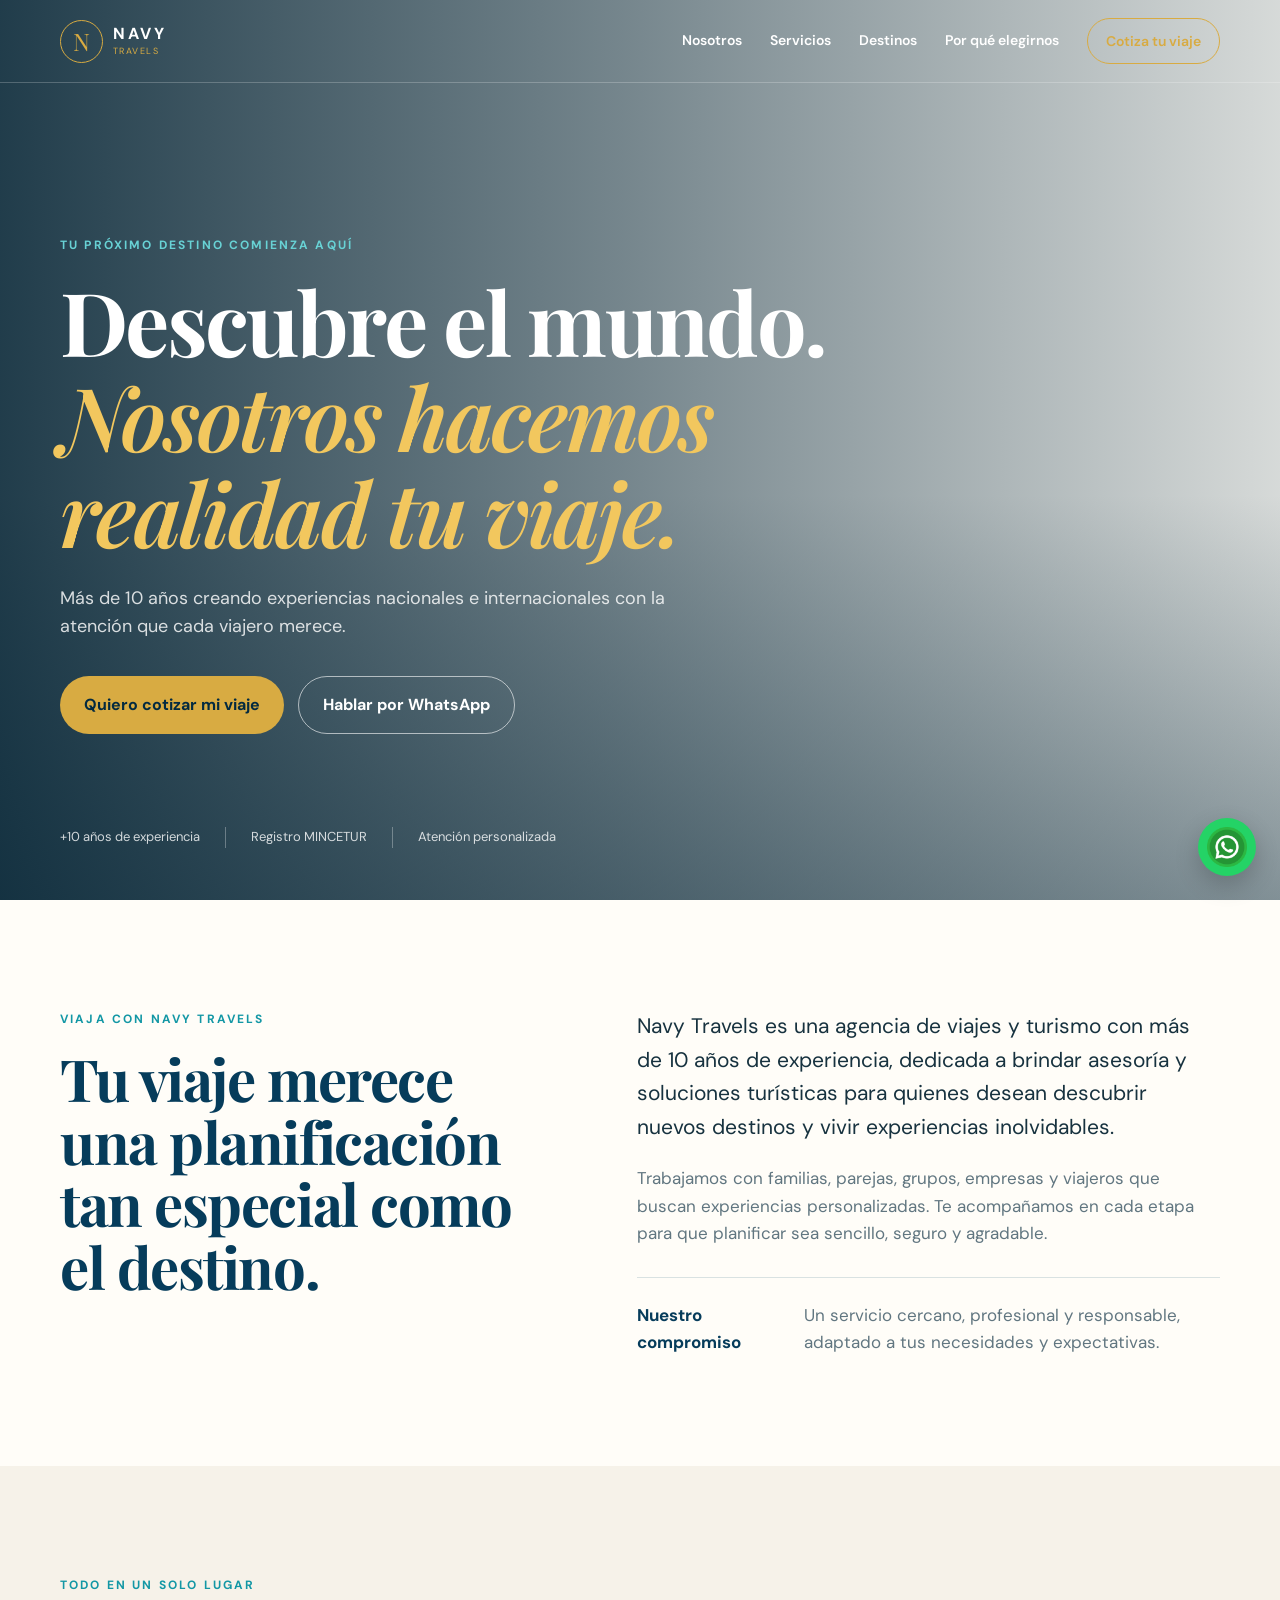
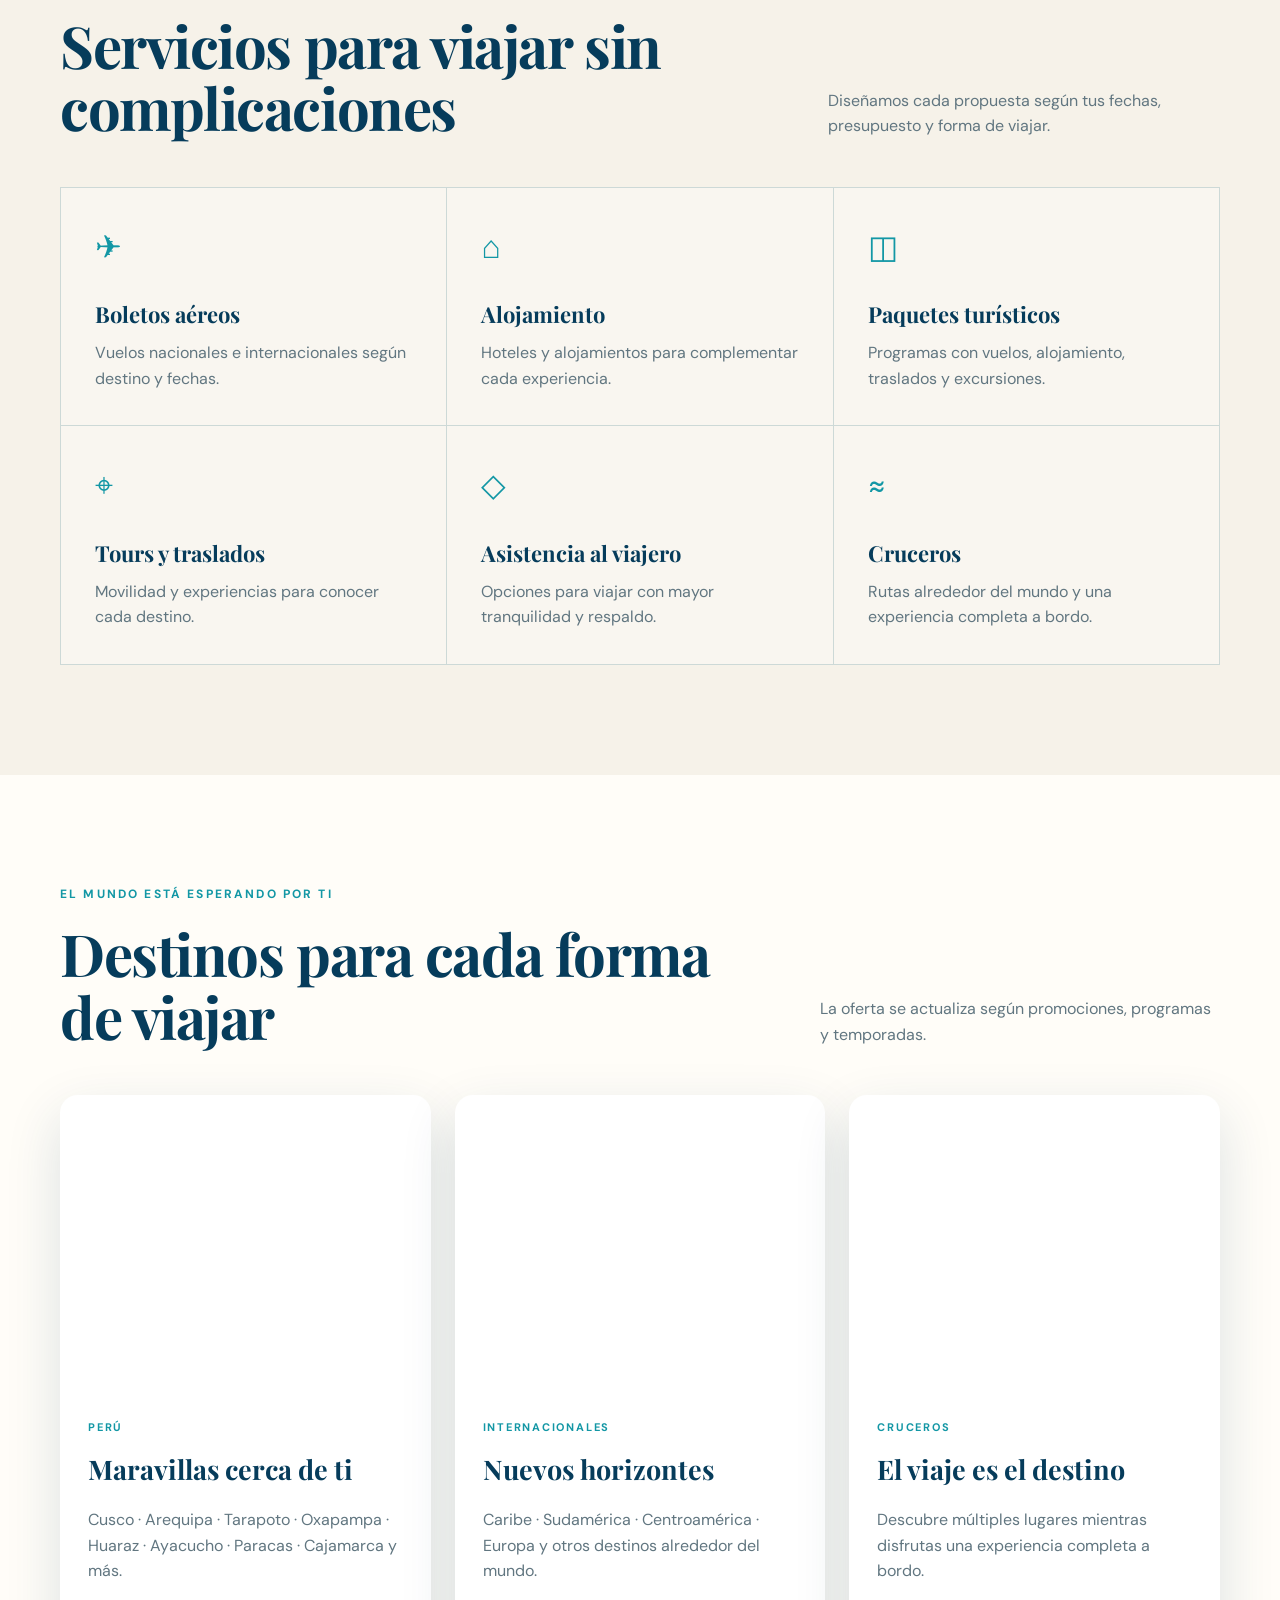
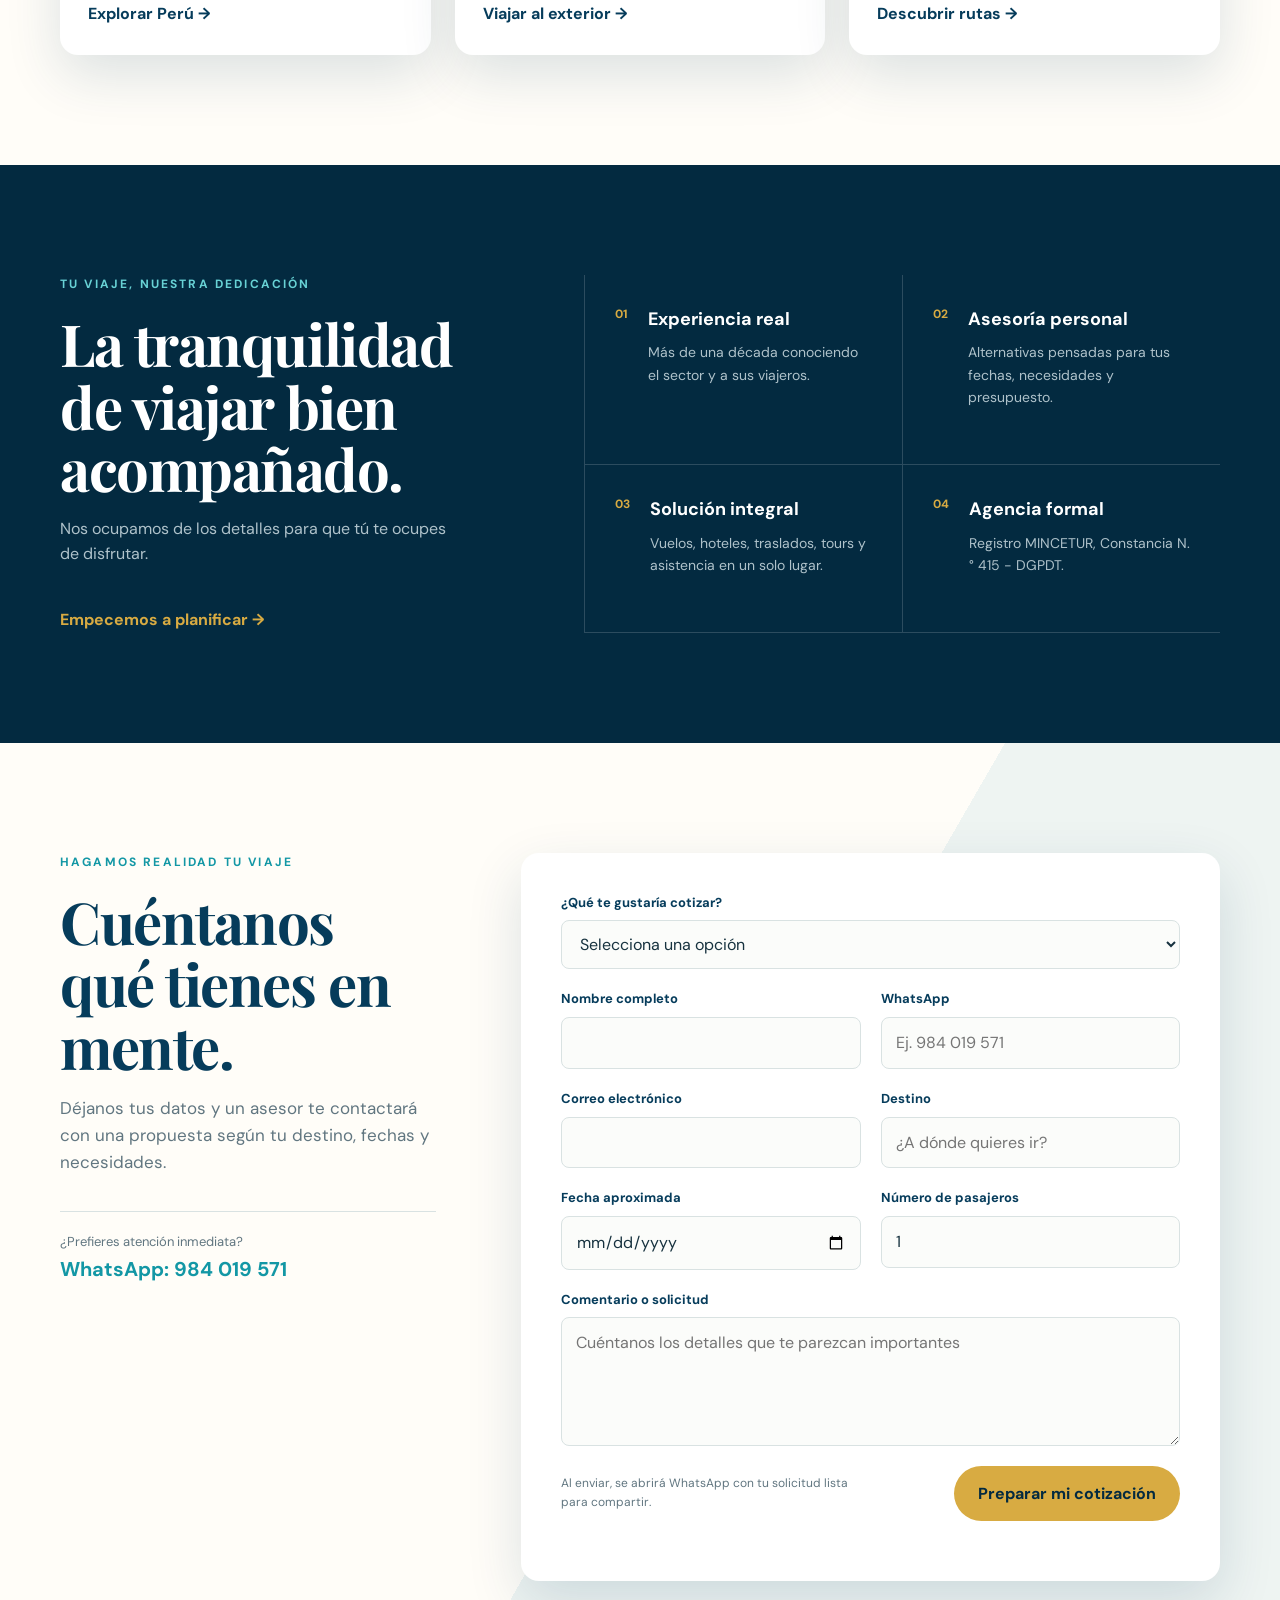
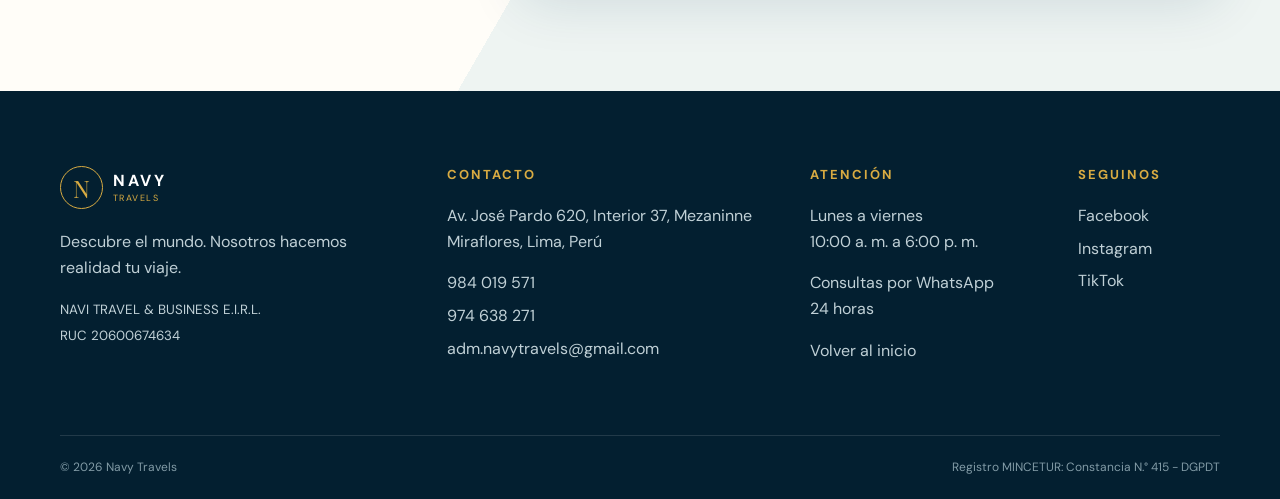
<file: index.html>
<!DOCTYPE html>
<html lang="es">
<head>
  <meta charset="utf-8">
  <meta name="viewport" content="width=device-width, initial-scale=1">
  <meta name="description" content="Navy Travels: viajes nacionales e internacionales, paquetes turísticos y cruceros con asesoría personalizada desde Miraflores, Lima.">
  <meta name="theme-color" content="#063c5b">
  <title>Navy Travels | Descubre el mundo</title>
  <link rel="preconnect" href="https://images.unsplash.com">
  <link rel="stylesheet" href="styles.css">
  <script src="script.js" defer></script>
</head>
<body>
  <a class="skip-link" href="#main">Ir al contenido principal</a>
  <header class="site-header" id="inicio">
    <div class="nav-shell">
      <a class="brand" href="#inicio" aria-label="Navy Travels, inicio">
        <span class="brand-mark" aria-hidden="true">N</span>
        <span><strong>NAVY</strong><small>TRAVELS</small></span>
      </a>
       <button class="menu-toggle" type="button" aria-label="Abrir menu de navegacion" aria-expanded="false" aria-controls="main-nav">
        <span class="sr-only">Abrir menú</span><span></span><span></span><span></span>
      </button>
      <nav id="main-nav" class="main-nav" aria-label="Navegación principal">
        <a href="#nosotros">Nosotros</a><a href="#servicios">Servicios</a><a href="#destinos">Destinos</a><a href="#confianza">Por qué elegirnos</a>
        <a class="nav-cta" href="#cotiza">Cotiza tu viaje</a>
      </nav>
    </div>
  </header>

  <main id="main">
    <section class="hero" aria-labelledby="hero-title">
      <div class="hero-image" role="img" aria-label="Costa tropical vista desde el mar"></div>
      <div class="hero-overlay"></div>
      <div class="container hero-content">
        <p class="eyebrow light">Tu próximo destino comienza aquí</p>
        <h1 id="hero-title">Descubre el mundo.<br><em>Nosotros hacemos realidad tu viaje.</em></h1>
        <p>Más de 10 años creando experiencias nacionales e internacionales con la atención que cada viajero merece.</p>
        <div class="hero-actions">
          <a class="button button-primary" href="#cotiza">Quiero cotizar mi viaje</a>
          <a class="button button-ghost" href="https://wa.me/51984019571?text=Hola%20Navy%20Travels%2C%20quiero%20informaci%C3%B3n%20para%20mi%20pr%C3%B3ximo%20viaje." target="_blank" rel="noopener noreferrer">Hablar por WhatsApp</a>
        </div>
        <ul class="hero-proof" aria-label="Razones destacadas"><li>+10 años de experiencia</li><li>Registro MINCETUR</li><li>Atención personalizada</li></ul>
      </div>
    </section>

    <section class="section about" id="nosotros">
      <div class="container split-layout">
        <div>
          <p class="eyebrow">Viaja con Navy Travels</p>
          <h2>Tu viaje merece una planificación tan especial como el destino.</h2>
        </div>
        <div class="body-copy">
          <p>Navy Travels es una agencia de viajes y turismo con más de 10 años de experiencia, dedicada a brindar asesoría y soluciones turísticas para quienes desean descubrir nuevos destinos y vivir experiencias inolvidables.</p>
          <p>Trabajamos con familias, parejas, grupos, empresas y viajeros que buscan experiencias personalizadas. Te acompañamos en cada etapa para que planificar sea sencillo, seguro y agradable.</p>
          <div class="commitment"><strong>Nuestro compromiso</strong><span>Un servicio cercano, profesional y responsable, adaptado a tus necesidades y expectativas.</span></div>
        </div>
      </div>
    </section>

    <section class="section services" id="servicios">
      <div class="container">
        <div class="section-heading"><div><p class="eyebrow">Todo en un solo lugar</p><h2>Servicios para viajar sin complicaciones</h2></div><p>Diseñamos cada propuesta según tus fechas, presupuesto y forma de viajar.</p></div>
        <div class="service-grid">
          <article><span class="icon" aria-hidden="true">✈</span><h3>Boletos aéreos</h3><p>Vuelos nacionales e internacionales según destino y fechas.</p></article>
          <article><span class="icon" aria-hidden="true">⌂</span><h3>Alojamiento</h3><p>Hoteles y alojamientos para complementar cada experiencia.</p></article>
          <article><span class="icon" aria-hidden="true">◫</span><h3>Paquetes turísticos</h3><p>Programas con vuelos, alojamiento, traslados y excursiones.</p></article>
          <article><span class="icon" aria-hidden="true">⌖</span><h3>Tours y traslados</h3><p>Movilidad y experiencias para conocer cada destino.</p></article>
          <article><span class="icon" aria-hidden="true">◇</span><h3>Asistencia al viajero</h3><p>Opciones para viajar con mayor tranquilidad y respaldo.</p></article>
          <article><span class="icon" aria-hidden="true">≈</span><h3>Cruceros</h3><p>Rutas alrededor del mundo y una experiencia completa a bordo.</p></article>
        </div>
      </div>
    </section>

    <section class="section destinations" id="destinos">
      <div class="container">
        <div class="section-heading"><div><p class="eyebrow">El mundo está esperando por ti</p><h2>Destinos para cada forma de viajar</h2></div><p>La oferta se actualiza según promociones, programas y temporadas.</p></div>
        <div class="destination-grid">
          <article class="destination-card peru"><div class="card-photo" role="img" aria-label="Machu Picchu en Cusco"></div><div class="card-body"><span>Perú</span><h3>Maravillas cerca de ti</h3><p>Cusco · Arequipa · Tarapoto · Oxapampa · Huaraz · Ayacucho · Paracas · Cajamarca y más.</p><a href="#cotiza">Explorar Perú <span aria-hidden="true">→</span></a></div></article>
          <article class="destination-card world"><div class="card-photo" role="img" aria-label="Ciudad europea junto al mar"></div><div class="card-body"><span>Internacionales</span><h3>Nuevos horizontes</h3><p>Caribe · Sudamérica · Centroamérica · Europa y otros destinos alrededor del mundo.</p><a href="#cotiza">Viajar al exterior <span aria-hidden="true">→</span></a></div></article>
          <article class="destination-card cruise"><div class="card-photo" role="img" aria-label="Crucero navegando por aguas azules"></div><div class="card-body"><span>Cruceros</span><h3>El viaje es el destino</h3><p>Descubre múltiples lugares mientras disfrutas una experiencia completa a bordo.</p><a href="#cotiza">Descubrir rutas <span aria-hidden="true">→</span></a></div></article>
        </div>
      </div>
    </section>

    <section class="section trust" id="confianza">
      <div class="container trust-layout">
        <div class="trust-intro"><p class="eyebrow light">Tu viaje, nuestra dedicación</p><h2>La tranquilidad de viajar bien acompañado.</h2><p>Nos ocupamos de los detalles para que tú te ocupes de disfrutar.</p><a class="text-link light" href="#cotiza">Empecemos a planificar <span aria-hidden="true">→</span></a></div>
        <div class="trust-grid">
          <article><strong>01</strong><div><h3>Experiencia real</h3><p>Más de una década conociendo el sector y a sus viajeros.</p></div></article>
          <article><strong>02</strong><div><h3>Asesoría personal</h3><p>Alternativas pensadas para tus fechas, necesidades y presupuesto.</p></div></article>
          <article><strong>03</strong><div><h3>Solución integral</h3><p>Vuelos, hoteles, traslados, tours y asistencia en un solo lugar.</p></div></article>
          <article><strong>04</strong><div><h3>Agencia formal</h3><p>Registro MINCETUR, Constancia N.° 415 - DGPDT.</p></div></article>
        </div>
      </div>
    </section>

    <section class="section quote" id="cotiza">
      <div class="container quote-layout">
        <div class="quote-copy"><p class="eyebrow">Hagamos realidad tu viaje</p><h2>Cuéntanos qué tienes en mente.</h2><p>Déjanos tus datos y un asesor te contactará con una propuesta según tu destino, fechas y necesidades.</p><div class="direct-contact"><span>¿Prefieres atención inmediata?</span><a href="https://wa.me/51984019571?text=Hola%20Navy%20Travels%2C%20quiero%20cotizar%20un%20viaje." target="_blank" rel="noopener noreferrer">WhatsApp: 984 019 571</a></div></div>
        <form class="quote-form" id="quote-form" novalidate>
          <div class="field full"><label for="service">¿Qué te gustaría cotizar?</label><select id="service" name="service" required><option value="">Selecciona una opción</option><option>Vuelos</option><option>Paquete turístico</option><option>Hotel</option><option>Crucero</option><option>Tour o excursión</option><option>Viaje personalizado</option><option>Otro</option></select></div>
          <div class="field"><label for="name">Nombre completo</label><input id="name" name="name" type="text" autocomplete="name" required></div>
          <div class="field"><label for="phone">WhatsApp</label><input id="phone" name="phone" type="tel" autocomplete="tel" inputmode="tel" placeholder="Ej. 984 019 571" required></div>
          <div class="field"><label for="email">Correo electrónico</label><input id="email" name="email" type="email" autocomplete="email" required></div>
          <div class="field"><label for="destination">Destino</label><input id="destination" name="destination" type="text" placeholder="¿A dónde quieres ir?" required></div>
          <div class="field"><label for="date">Fecha aproximada</label><input id="date" name="date" type="date" required></div>
          <div class="field"><label for="travelers">Número de pasajeros</label><input id="travelers" name="travelers" type="number" min="1" max="99" value="1" required></div>
          <div class="field full"><label for="message">Comentario o solicitud</label><textarea id="message" name="message" rows="4" placeholder="Cuéntanos los detalles que te parezcan importantes"></textarea></div>
          <div class="full form-footer"><p>Al enviar, se abrirá WhatsApp con tu solicitud lista para compartir.</p><button class="button button-primary" type="submit">Preparar mi cotización</button></div>
          <p class="form-status full" id="form-status" role="status" aria-live="polite"></p>
        </form>
      </div>
    </section>
  </main>

<a class="whatsapp-float" href="https://wa.me/51984019571?text=Hola%20Navy%20Travels%2C%20quiero%20informaci%C3%B3n." target="_blank" rel="noopener noreferrer" aria-label="Contactar a Navy Travels por WhatsApp" title="Abrir WhatsApp"><img src="Navy-Travels/img/Wsp.png" alt="" width="40" height="40"></a>
  <footer class="site-footer">
    <div class="container footer-grid">
      <div><a class="brand footer-brand" href="#inicio"><span class="brand-mark" aria-hidden="true">N</span><span><strong>NAVY</strong><small>TRAVELS</small></span></a><p>Descubre el mundo. Nosotros hacemos realidad tu viaje.</p><small>NAVI TRAVEL &amp; BUSINESS E.I.R.L.<br>RUC 20600674634</small></div>
      <div><h2>Contacto</h2><address>Av. José Pardo 620, Interior 37, Mezaninne<br>Miraflores, Lima, Perú</address><a href="tel:+51984019571">984&nbsp;019&nbsp;571</a><a href="tel:+51974638271">974&nbsp;638&nbsp;271</a><a href="mailto:adm.navytravels@gmail.com">adm.navytravels@gmail.com</a></div>
       <div><h2>Atención</h2><p>Lunes a viernes<br>10:00 a. m. a 6:00 p. m.</p><p>Consultas por WhatsApp<br>24 horas</p><a href="#inicio">Volver al inicio</a></div>
      <div><h2>Seguinos</h2><a href="https://www.facebook.com/search/top?q=Navy%20Travels" target="_blank" rel="noopener noreferrer">Facebook</a><a href="https://www.instagram.com/navy_travels/" target="_blank" rel="noopener noreferrer">Instagram</a><a href="https://www.tiktok.com/@navy.travels" target="_blank" rel="noopener noreferrer">TikTok</a></div>
    </div>
    <div class="container footer-bottom"><span>© <span id="year"></span> Navy Travels</span><span>Registro MINCETUR: Constancia N.° 415 - DGPDT</span></div>
  </footer>
</body>
</html>
</file>
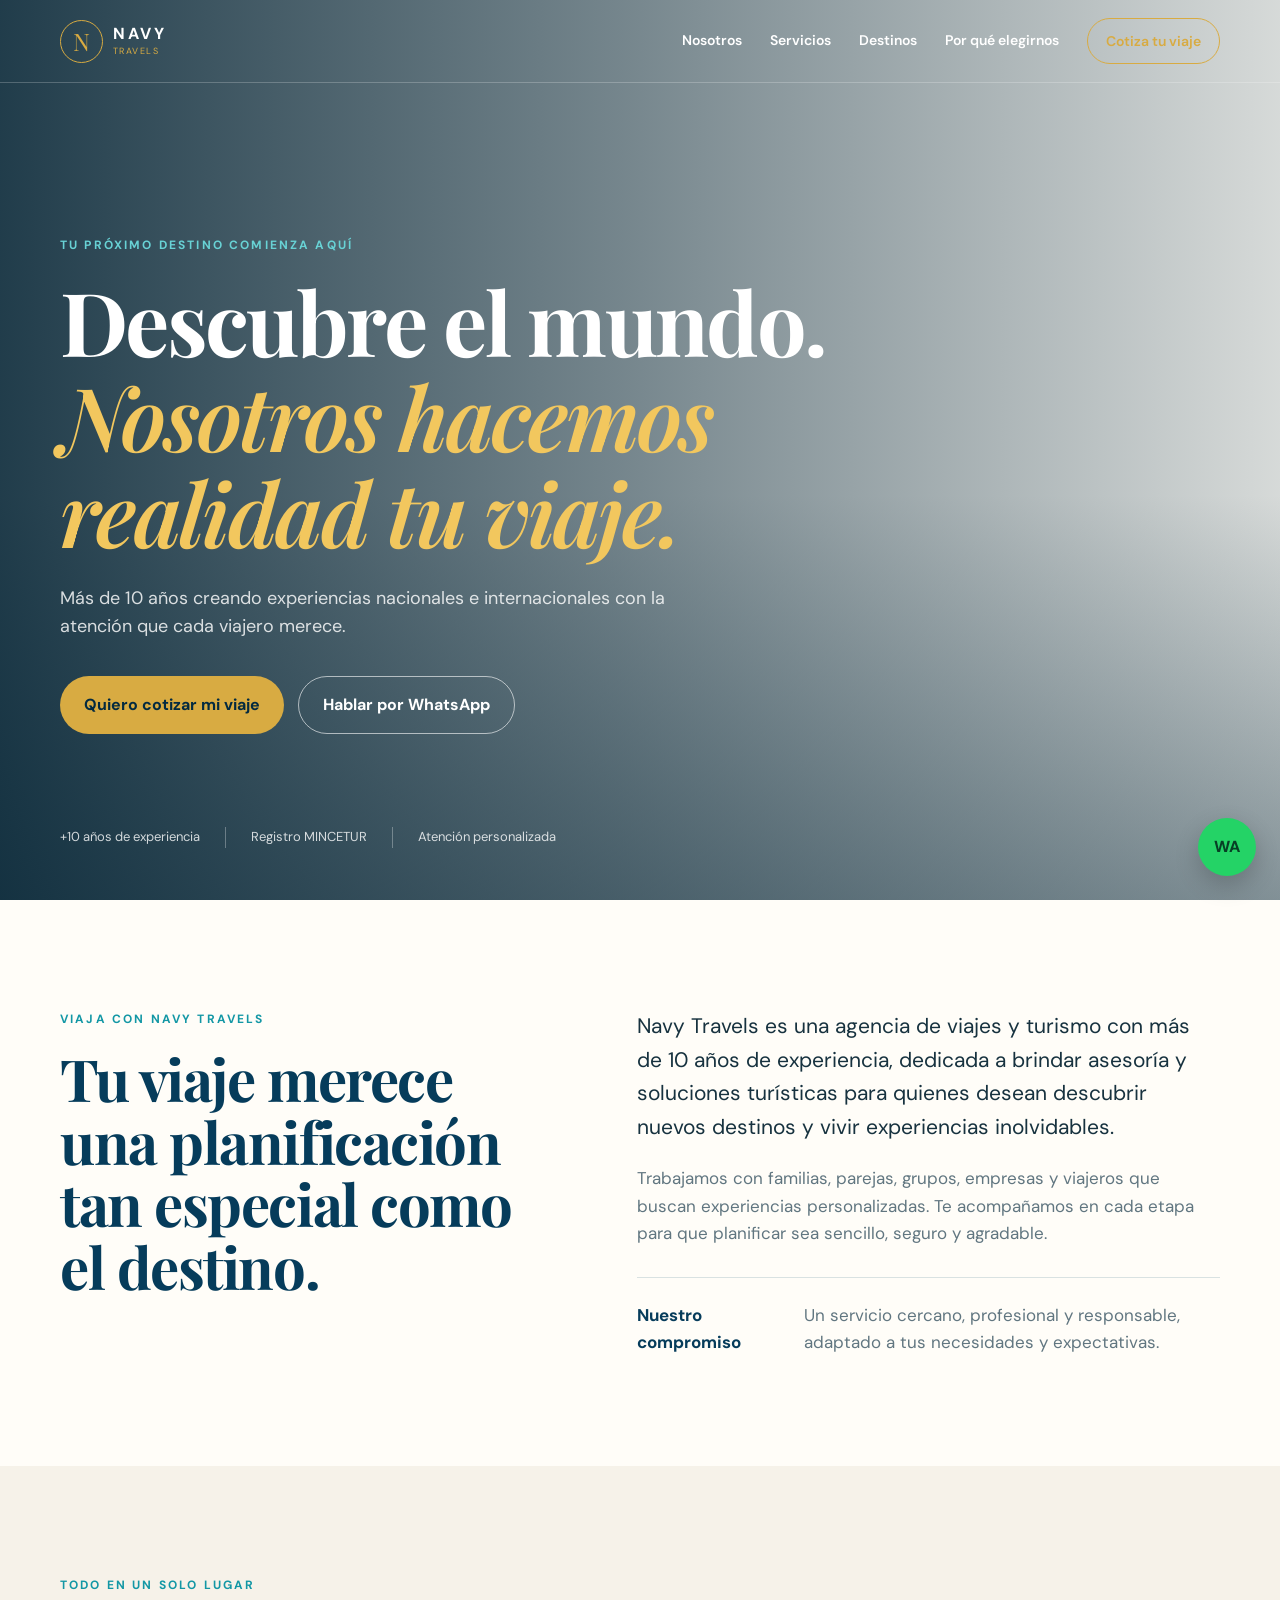
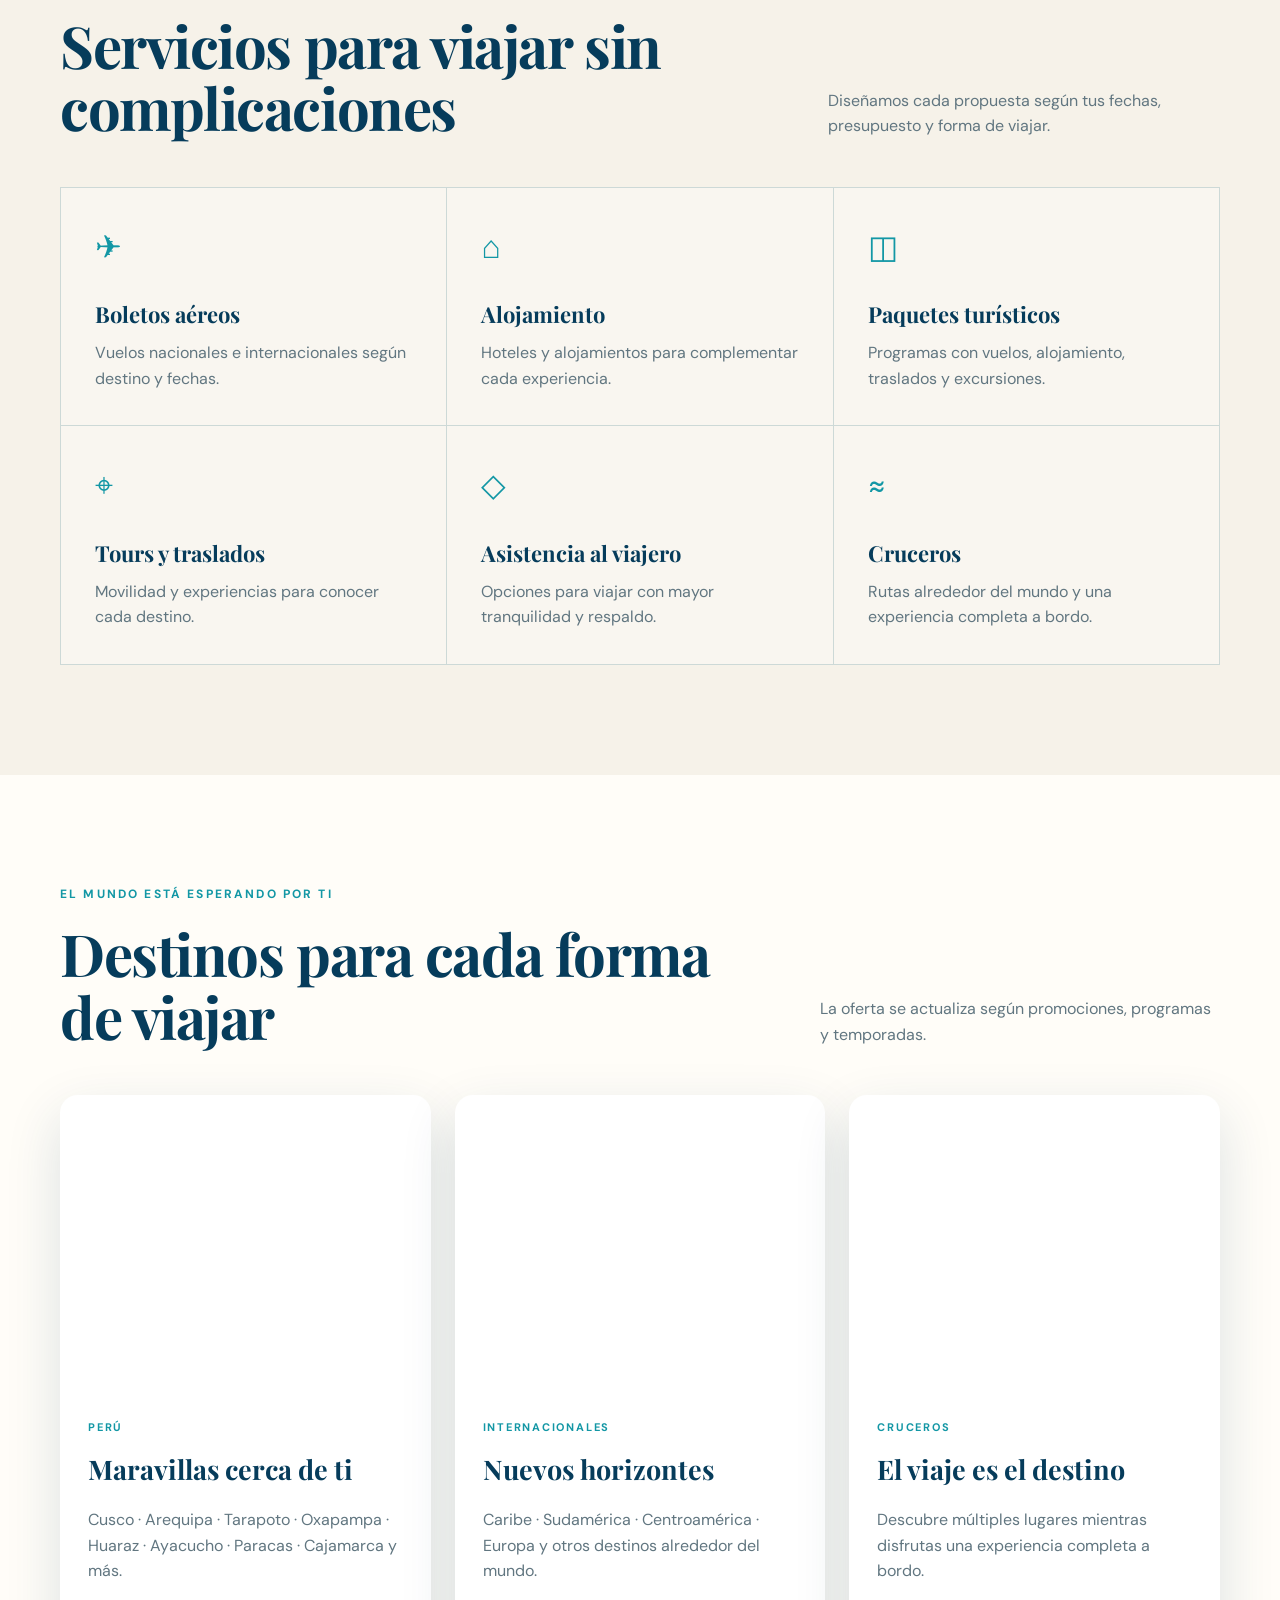
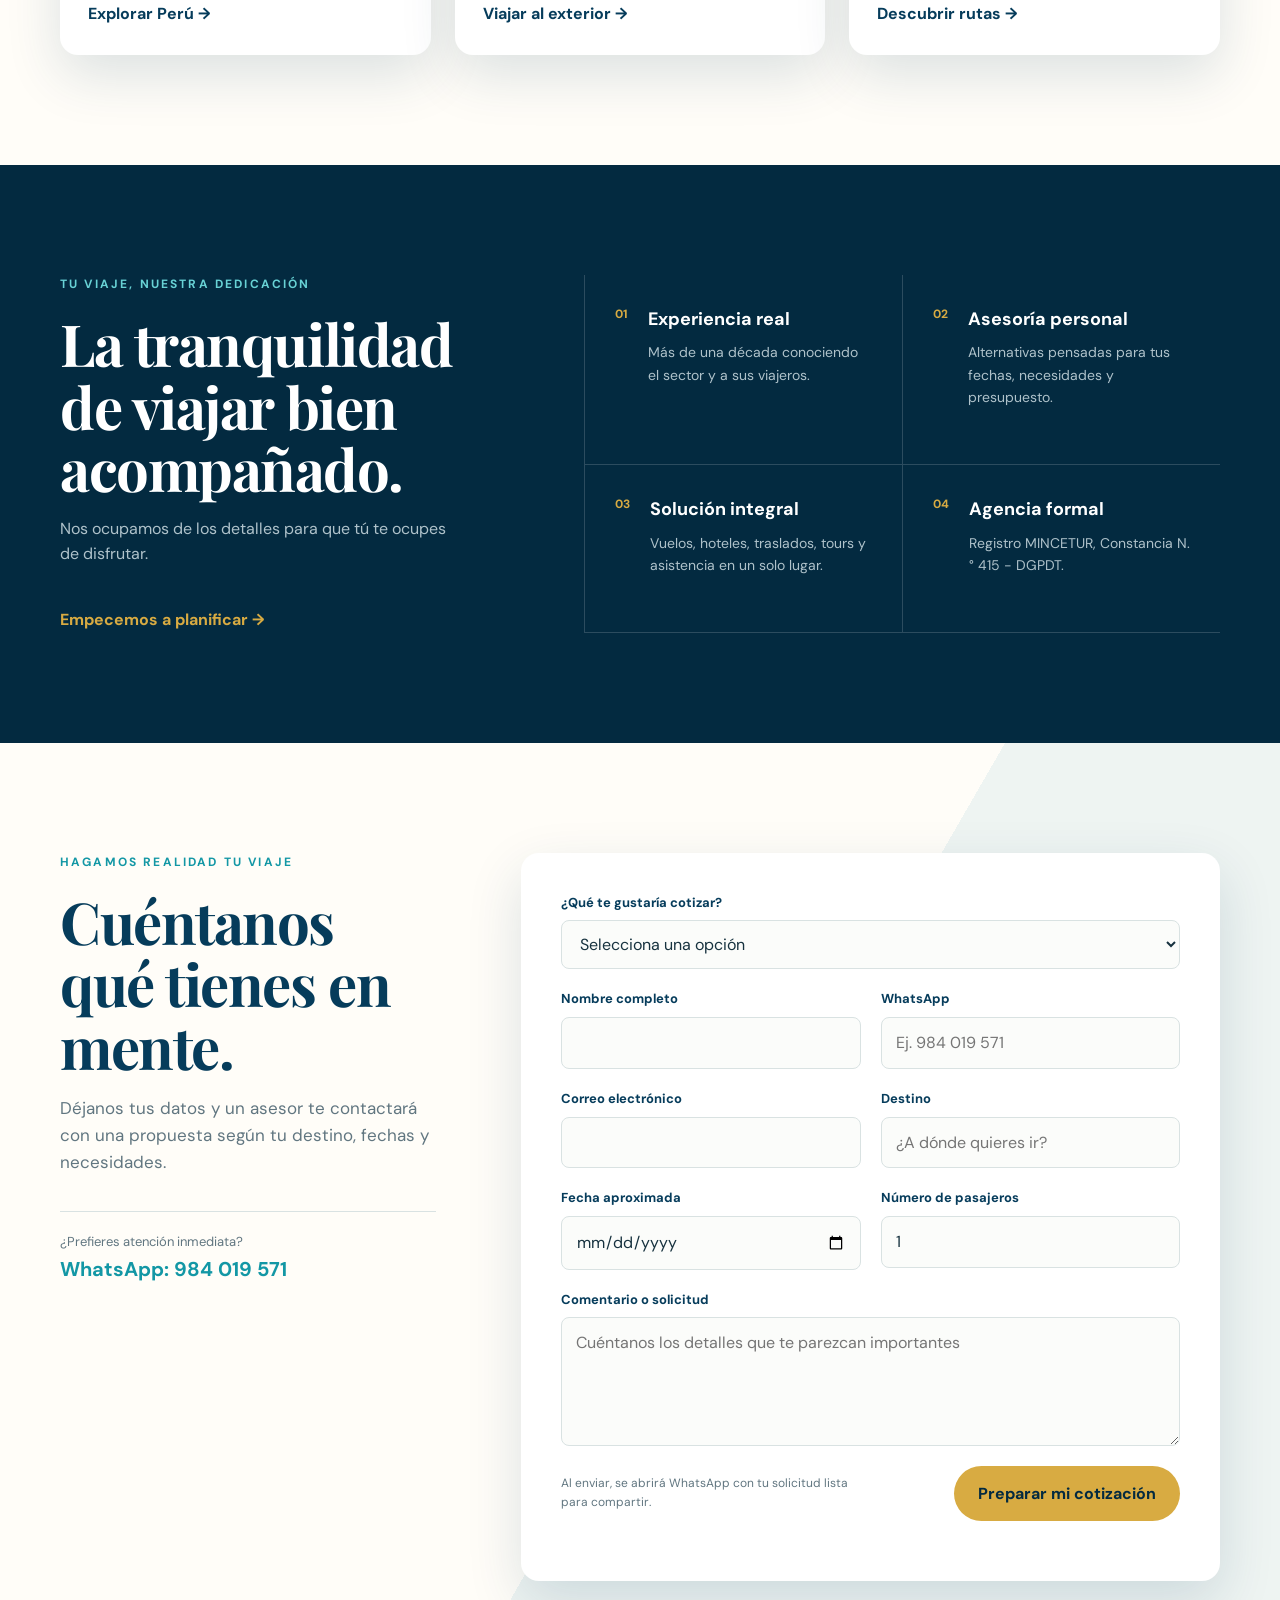
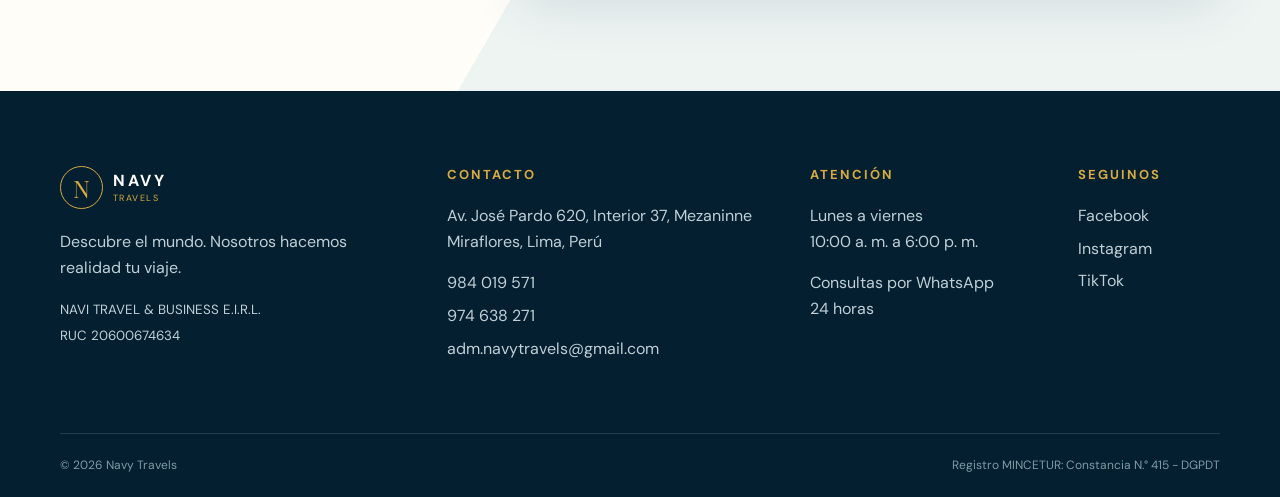
<file: Navy-Travels/index.html>
<!DOCTYPE html>
<html lang="es">
<head>
  <meta charset="utf-8">
  <meta name="viewport" content="width=device-width, initial-scale=1">
  <meta name="description" content="Navy Travels: viajes nacionales e internacionales, paquetes turísticos y cruceros con asesoría personalizada desde Miraflores, Lima.">
  <meta name="theme-color" content="#063c5b">
  <title>Navy Travels | Descubre el mundo</title>
  <link rel="preconnect" href="https://images.unsplash.com">
  <link rel="stylesheet" href="styles.css">
  <script src="script.js" defer></script>
</head>
<body>
  <a class="skip-link" href="#main">Ir al contenido principal</a>
  <header class="site-header" id="inicio">
    <div class="nav-shell">
      <a class="brand" href="#inicio" aria-label="Navy Travels, inicio">
        <span class="brand-mark" aria-hidden="true">N</span>
        <span><strong>NAVY</strong><small>TRAVELS</small></span>
      </a>
      <button class="menu-toggle" type="button" aria-expanded="false" aria-controls="main-nav">
        <span class="sr-only">Abrir menú</span><span></span><span></span><span></span>
      </button>
      <nav id="main-nav" class="main-nav" aria-label="Navegación principal">
        <a href="#nosotros">Nosotros</a><a href="#servicios">Servicios</a><a href="#destinos">Destinos</a><a href="#confianza">Por qué elegirnos</a>
        <a class="nav-cta" href="#cotiza">Cotiza tu viaje</a>
      </nav>
    </div>
  </header>

  <main id="main">
    <section class="hero" aria-labelledby="hero-title">
      <div class="hero-image" role="img" aria-label="Costa tropical vista desde el mar"></div>
      <div class="hero-overlay"></div>
      <div class="container hero-content">
        <p class="eyebrow light">Tu próximo destino comienza aquí</p>
        <h1 id="hero-title">Descubre el mundo.<br><em>Nosotros hacemos realidad tu viaje.</em></h1>
        <p>Más de 10 años creando experiencias nacionales e internacionales con la atención que cada viajero merece.</p>
        <div class="hero-actions">
          <a class="button button-primary" href="#cotiza">Quiero cotizar mi viaje</a>
          <a class="button button-ghost" href="https://wa.me/51984019571?text=Hola%20Navy%20Travels%2C%20quiero%20informaci%C3%B3n%20para%20mi%20pr%C3%B3ximo%20viaje." target="_blank" rel="noopener noreferrer">Hablar por WhatsApp</a>
        </div>
        <ul class="hero-proof" aria-label="Razones destacadas"><li>+10 años de experiencia</li><li>Registro MINCETUR</li><li>Atención personalizada</li></ul>
      </div>
    </section>

    <section class="section about" id="nosotros">
      <div class="container split-layout">
        <div>
          <p class="eyebrow">Viaja con Navy Travels</p>
          <h2>Tu viaje merece una planificación tan especial como el destino.</h2>
        </div>
        <div class="body-copy">
          <p>Navy Travels es una agencia de viajes y turismo con más de 10 años de experiencia, dedicada a brindar asesoría y soluciones turísticas para quienes desean descubrir nuevos destinos y vivir experiencias inolvidables.</p>
          <p>Trabajamos con familias, parejas, grupos, empresas y viajeros que buscan experiencias personalizadas. Te acompañamos en cada etapa para que planificar sea sencillo, seguro y agradable.</p>
          <div class="commitment"><strong>Nuestro compromiso</strong><span>Un servicio cercano, profesional y responsable, adaptado a tus necesidades y expectativas.</span></div>
        </div>
      </div>
    </section>

    <section class="section services" id="servicios">
      <div class="container">
        <div class="section-heading"><div><p class="eyebrow">Todo en un solo lugar</p><h2>Servicios para viajar sin complicaciones</h2></div><p>Diseñamos cada propuesta según tus fechas, presupuesto y forma de viajar.</p></div>
        <div class="service-grid">
          <article><span class="icon" aria-hidden="true">✈</span><h3>Boletos aéreos</h3><p>Vuelos nacionales e internacionales según destino y fechas.</p></article>
          <article><span class="icon" aria-hidden="true">⌂</span><h3>Alojamiento</h3><p>Hoteles y alojamientos para complementar cada experiencia.</p></article>
          <article><span class="icon" aria-hidden="true">◫</span><h3>Paquetes turísticos</h3><p>Programas con vuelos, alojamiento, traslados y excursiones.</p></article>
          <article><span class="icon" aria-hidden="true">⌖</span><h3>Tours y traslados</h3><p>Movilidad y experiencias para conocer cada destino.</p></article>
          <article><span class="icon" aria-hidden="true">◇</span><h3>Asistencia al viajero</h3><p>Opciones para viajar con mayor tranquilidad y respaldo.</p></article>
          <article><span class="icon" aria-hidden="true">≈</span><h3>Cruceros</h3><p>Rutas alrededor del mundo y una experiencia completa a bordo.</p></article>
        </div>
      </div>
    </section>

    <section class="section destinations" id="destinos">
      <div class="container">
        <div class="section-heading"><div><p class="eyebrow">El mundo está esperando por ti</p><h2>Destinos para cada forma de viajar</h2></div><p>La oferta se actualiza según promociones, programas y temporadas.</p></div>
        <div class="destination-grid">
          <article class="destination-card peru"><div class="card-photo" role="img" aria-label="Machu Picchu en Cusco"></div><div class="card-body"><span>Perú</span><h3>Maravillas cerca de ti</h3><p>Cusco · Arequipa · Tarapoto · Oxapampa · Huaraz · Ayacucho · Paracas · Cajamarca y más.</p><a href="#cotiza">Explorar Perú <span aria-hidden="true">→</span></a></div></article>
          <article class="destination-card world"><div class="card-photo" role="img" aria-label="Ciudad europea junto al mar"></div><div class="card-body"><span>Internacionales</span><h3>Nuevos horizontes</h3><p>Caribe · Sudamérica · Centroamérica · Europa y otros destinos alrededor del mundo.</p><a href="#cotiza">Viajar al exterior <span aria-hidden="true">→</span></a></div></article>
          <article class="destination-card cruise"><div class="card-photo" role="img" aria-label="Crucero navegando por aguas azules"></div><div class="card-body"><span>Cruceros</span><h3>El viaje es el destino</h3><p>Descubre múltiples lugares mientras disfrutas una experiencia completa a bordo.</p><a href="#cotiza">Descubrir rutas <span aria-hidden="true">→</span></a></div></article>
        </div>
      </div>
    </section>

    <section class="section trust" id="confianza">
      <div class="container trust-layout">
        <div class="trust-intro"><p class="eyebrow light">Tu viaje, nuestra dedicación</p><h2>La tranquilidad de viajar bien acompañado.</h2><p>Nos ocupamos de los detalles para que tú te ocupes de disfrutar.</p><a class="text-link light" href="#cotiza">Empecemos a planificar <span aria-hidden="true">→</span></a></div>
        <div class="trust-grid">
          <article><strong>01</strong><div><h3>Experiencia real</h3><p>Más de una década conociendo el sector y a sus viajeros.</p></div></article>
          <article><strong>02</strong><div><h3>Asesoría personal</h3><p>Alternativas pensadas para tus fechas, necesidades y presupuesto.</p></div></article>
          <article><strong>03</strong><div><h3>Solución integral</h3><p>Vuelos, hoteles, traslados, tours y asistencia en un solo lugar.</p></div></article>
          <article><strong>04</strong><div><h3>Agencia formal</h3><p>Registro MINCETUR, Constancia N.° 415 - DGPDT.</p></div></article>
        </div>
      </div>
    </section>

    <section class="section quote" id="cotiza">
      <div class="container quote-layout">
        <div class="quote-copy"><p class="eyebrow">Hagamos realidad tu viaje</p><h2>Cuéntanos qué tienes en mente.</h2><p>Déjanos tus datos y un asesor te contactará con una propuesta según tu destino, fechas y necesidades.</p><div class="direct-contact"><span>¿Prefieres atención inmediata?</span><a href="https://wa.me/51984019571?text=Hola%20Navy%20Travels%2C%20quiero%20cotizar%20un%20viaje." target="_blank" rel="noopener noreferrer">WhatsApp: 984 019 571</a></div></div>
        <form class="quote-form" id="quote-form" novalidate>
          <div class="field full"><label for="service">¿Qué te gustaría cotizar?</label><select id="service" name="service" required><option value="">Selecciona una opción</option><option>Vuelos</option><option>Paquete turístico</option><option>Hotel</option><option>Crucero</option><option>Tour o excursión</option><option>Viaje personalizado</option><option>Otro</option></select></div>
          <div class="field"><label for="name">Nombre completo</label><input id="name" name="name" type="text" autocomplete="name" required></div>
          <div class="field"><label for="phone">WhatsApp</label><input id="phone" name="phone" type="tel" autocomplete="tel" inputmode="tel" placeholder="Ej. 984 019 571" required></div>
          <div class="field"><label for="email">Correo electrónico</label><input id="email" name="email" type="email" autocomplete="email" required></div>
          <div class="field"><label for="destination">Destino</label><input id="destination" name="destination" type="text" placeholder="¿A dónde quieres ir?" required></div>
          <div class="field"><label for="date">Fecha aproximada</label><input id="date" name="date" type="date"></div>
          <div class="field"><label for="travelers">Número de pasajeros</label><input id="travelers" name="travelers" type="number" min="1" max="99" value="1" required></div>
          <div class="field full"><label for="message">Comentario o solicitud</label><textarea id="message" name="message" rows="4" placeholder="Cuéntanos los detalles que te parezcan importantes"></textarea></div>
          <div class="full form-footer"><p>Al enviar, se abrirá WhatsApp con tu solicitud lista para compartir.</p><button class="button button-primary" type="submit">Preparar mi cotización</button></div>
          <p class="form-status full" id="form-status" role="status" aria-live="polite"></p>
        </form>
      </div>
    </section>
  </main>

  <a class="whatsapp-float" href="https://wa.me/51984019571?text=Hola%20Navy%20Travels%2C%20quiero%20informaci%C3%B3n." target="_blank" rel="noopener noreferrer" aria-label="Contactar a Navy Travels por WhatsApp">WA</a>

  <footer class="site-footer">
    <div class="container footer-grid">
      <div><a class="brand footer-brand" href="#inicio"><span class="brand-mark" aria-hidden="true">N</span><span><strong>NAVY</strong><small>TRAVELS</small></span></a><p>Descubre el mundo. Nosotros hacemos realidad tu viaje.</p><small>NAVI TRAVEL &amp; BUSINESS E.I.R.L.<br>RUC 20600674634</small></div>
      <div><h2>Contacto</h2><address>Av. José Pardo 620, Interior 37, Mezaninne<br>Miraflores, Lima, Perú</address><a href="tel:+51984019571">984&nbsp;019&nbsp;571</a><a href="tel:+51974638271">974&nbsp;638&nbsp;271</a><a href="mailto:adm.navytravels@gmail.com">adm.navytravels@gmail.com</a></div>
      <div><h2>Atención</h2><p>Lunes a viernes<br>10:00 a. m. a 6:00 p. m.</p><p>Consultas por WhatsApp<br>24 horas</p></div>
      <div><h2>Seguinos</h2><a href="https://www.facebook.com/search/top?q=Navy%20Travels" target="_blank" rel="noopener noreferrer">Facebook</a><a href="https://www.instagram.com/navy_travels/" target="_blank" rel="noopener noreferrer">Instagram</a><a href="https://www.tiktok.com/@navy.travels" target="_blank" rel="noopener noreferrer">TikTok</a></div>
    </div>
    <div class="container footer-bottom"><span>© <span id="year"></span> Navy Travels</span><span>Registro MINCETUR: Constancia N.° 415 - DGPDT</span></div>
  </footer>
</body>
</html>
</file>
<file: styles.css>
@import url('https://fonts.googleapis.com/css2?family=DM+Sans:wght@400;500;600;700&family=Playfair+Display:ital,wght@0,600;1,600&display=swap');

:root{--navy:#063c5b;--navy-deep:#032a40;--teal:#1397a5;--gold:#d8ab42;--cream:#f6f2e9;--paper:#fffdf8;--ink:#17323f;--muted:#617680;--line:#d9e2e2;--white:#fff;--shadow:0 20px 55px rgba(6,60,91,.14);--radius:18px;--container:min(1160px,calc(100% - 40px))}
*{box-sizing:border-box}html{scroll-behavior:smooth;scroll-padding-top:90px}body{margin:0;background:var(--paper);color:var(--ink);font-family:"DM Sans",sans-serif;line-height:1.6}body.menu-open{overflow:hidden}img{max-width:100%}a{color:inherit;text-decoration:none}button,input,select,textarea{font:inherit}.container{width:var(--container);margin-inline:auto}.skip-link{position:fixed;z-index:1000;top:8px;left:8px;padding:10px 16px;background:#fff;transform:translateY(-150%)}.skip-link:focus{transform:none}.sr-only{position:absolute;width:1px;height:1px;padding:0;margin:-1px;overflow:hidden;clip:rect(0,0,0,0);white-space:nowrap;border:0}
.site-header{position:absolute;z-index:20;width:100%;color:#fff;border-bottom:1px solid rgba(255,255,255,.22)}.site-header.scrolled{position:fixed;background:rgba(3,42,64,.96);box-shadow:0 8px 30px rgba(0,0,0,.16)}.nav-shell{width:var(--container);height:82px;margin:auto;display:flex;align-items:center;justify-content:space-between}.brand{display:flex;align-items:center;gap:10px;line-height:1}.brand-mark{width:43px;height:43px;border:1px solid var(--gold);border-radius:50%;display:grid;place-items:center;color:var(--gold);font-family:"Playfair Display",serif;font-size:24px}.brand strong,.brand small{display:block;letter-spacing:.16em}.brand small{margin-top:5px;font-size:9px;color:var(--gold)}.main-nav{display:flex;align-items:center;gap:28px;font-size:14px;font-weight:600}.main-nav a:not(.nav-cta){border-bottom:1px solid transparent}.main-nav a:hover,.main-nav a:focus-visible{border-color:var(--gold)}.nav-cta{padding:11px 18px;border:1px solid var(--gold);border-radius:100px;color:var(--gold)}.menu-toggle{display:none;background:none;border:0;color:#fff;width:44px;height:44px}.menu-toggle span:not(.sr-only){display:block;width:25px;height:2px;background:currentColor;margin:5px auto}
.hero{position:relative;min-height:760px;height:100svh;max-height:920px;color:#fff;display:flex;align-items:center;overflow:hidden}.hero-image,.hero-overlay{position:absolute;inset:0}.hero-image{background:url("https://images.unsplash.com/photo-1507525428034-b723cf961d3e?auto=format&fit=crop&w=2000&q=85") center/cover}.hero-overlay{background:linear-gradient(90deg,rgba(2,34,51,.88) 0%,rgba(2,34,51,.55) 48%,rgba(2,34,51,.16) 100%),linear-gradient(0deg,rgba(2,34,51,.4),transparent 45%)}.hero-content{position:relative;padding-top:70px}.eyebrow{text-transform:uppercase;letter-spacing:.18em;font-size:12px;font-weight:700;color:var(--teal);margin:0 0 18px}.eyebrow.light{color:#68d2d5}.hero h1,.section h2{font-family:"Playfair Display",serif;line-height:1.08}.hero h1{max-width:850px;font-size:clamp(48px,7vw,88px);margin:0 0 25px;letter-spacing:-.03em}.hero h1 em{color:#f2c75e;font-weight:600}.hero-content>p:not(.eyebrow){font-size:18px;max-width:650px;color:rgba(255,255,255,.82)}.hero-actions{display:flex;gap:14px;margin-top:35px}.button{display:inline-flex;align-items:center;justify-content:center;border:0;border-radius:100px;padding:15px 24px;font-weight:700;cursor:pointer;transition:.2s transform,.2s background}.button:hover{transform:translateY(-2px)}.button-primary{background:var(--gold);color:var(--navy-deep)}.button-primary:hover{background:#e5bd59}.button-ghost{border:1px solid rgba(255,255,255,.6);color:#fff}.button-ghost:hover{background:#fff;color:var(--navy)}.hero-proof{position:absolute;top:calc(100% + 80px);list-style:none;padding:0;display:flex;gap:0;font-size:13px;color:rgba(255,255,255,.8)}.hero-proof li{padding:0 25px;border-left:1px solid rgba(255,255,255,.3)}.hero-proof li:first-child{padding-left:0;border:0}
.section{padding:110px 0}.section h2{font-size:clamp(36px,5vw,58px);margin:0;letter-spacing:-.025em;color:var(--navy)}.split-layout{display:grid;grid-template-columns:.9fr 1.1fr;gap:100px}.body-copy{font-size:17px;color:var(--muted)}.body-copy p:first-child{font-size:21px;color:var(--ink);margin-top:0}.commitment{display:flex;gap:22px;padding-top:24px;margin-top:30px;border-top:1px solid var(--line)}.commitment strong{color:var(--navy);min-width:145px}.section-heading{display:flex;justify-content:space-between;align-items:end;gap:60px;margin-bottom:48px}.section-heading>p{max-width:420px;margin:0;color:var(--muted)}.services{background:var(--cream)}.service-grid{display:grid;grid-template-columns:repeat(3,1fr);border-top:1px solid #cdd9d7;border-left:1px solid #cdd9d7}.service-grid article{padding:34px;border-right:1px solid #cdd9d7;border-bottom:1px solid #cdd9d7;min-height:230px;background:rgba(255,255,255,.32)}.icon{font-size:32px;color:var(--teal)}.service-grid h3{font-family:"Playfair Display",serif;color:var(--navy);font-size:22px;margin:24px 0 8px}.service-grid p{color:var(--muted);margin:0}
.destination-grid{display:grid;grid-template-columns:repeat(3,1fr);gap:24px}.destination-card{overflow:hidden;border-radius:var(--radius);background:#fff;box-shadow:var(--shadow)}.card-photo{height:290px;background-position:center;background-size:cover;transition:transform .45s}.destination-card:hover .card-photo{transform:scale(1.025)}.peru .card-photo{background-image:url("https://images.unsplash.com/photo-1526392060635-9d6019884377?auto=format&fit=crop&w=900&q=80")}.world .card-photo{background-image:url("https://images.unsplash.com/photo-1499856871958-5b9627545d1a?auto=format&fit=crop&w=900&q=80")}.cruise .card-photo{background-image:url("https://images.unsplash.com/photo-1548574505-5e239809ee19?auto=format&fit=crop&w=900&q=80")}.card-body{padding:28px}.card-body>span{font-size:11px;font-weight:700;text-transform:uppercase;letter-spacing:.16em;color:var(--teal)}.card-body h3{font-family:"Playfair Display",serif;font-size:27px;color:var(--navy);margin:9px 0}.card-body p{color:var(--muted);min-height:78px}.card-body a,.text-link{font-weight:700;color:var(--navy)}
.trust{background:var(--navy-deep);color:#fff}.trust-layout{display:grid;grid-template-columns:.8fr 1.2fr;gap:100px}.trust h2{color:#fff}.trust-intro>p:not(.eyebrow){color:#afc2ca;max-width:400px}.text-link.light{display:inline-block;color:var(--gold);margin-top:24px}.trust-grid{display:grid;grid-template-columns:1fr 1fr}.trust-grid article{display:flex;gap:20px;padding:30px;border-left:1px solid rgba(255,255,255,.16);border-bottom:1px solid rgba(255,255,255,.16)}.trust-grid strong{color:var(--gold);font-size:12px}.trust-grid h3{margin:0 0 8px;font-size:18px}.trust-grid p{margin:0;color:#afc2ca;font-size:14px}
.quote{background:linear-gradient(120deg,#fffdf8 55%,#eef4f2 55%)}.quote-layout{display:grid;grid-template-columns:.7fr 1.3fr;gap:85px;align-items:start}.quote-copy{position:sticky;top:120px}.quote-copy>p:not(.eyebrow){color:var(--muted);font-size:17px}.direct-contact{margin-top:35px;padding:20px 0;border-top:1px solid var(--line);display:flex;flex-direction:column}.direct-contact span{font-size:13px;color:var(--muted)}.direct-contact a{color:var(--teal);font-size:20px;font-weight:700}.quote-form{display:grid;grid-template-columns:1fr 1fr;gap:20px;background:#fff;padding:40px;border-radius:var(--radius);box-shadow:var(--shadow)}.field{display:flex;flex-direction:column;gap:7px}.field.full,.full{grid-column:1/-1}.field label{font-size:13px;font-weight:700;color:var(--navy)}.field input,.field select,.field textarea{width:100%;border:1px solid var(--line);border-radius:8px;padding:12px 14px;background:#fbfcfa;color:var(--ink)}.field input:focus,.field select:focus,.field textarea:focus{outline:3px solid rgba(19,151,165,.18);border-color:var(--teal)}.field [aria-invalid="true"]{border-color:#b83a3a}.form-footer{display:flex;align-items:center;justify-content:space-between;gap:25px}.form-footer p{font-size:12px;color:var(--muted);margin:0;max-width:300px}.form-status{margin:0;color:#a52c2c;font-weight:600;font-size:14px}
.whatsapp-float{position:fixed;z-index:15;right:24px;bottom:24px;width:58px;height:58px;border-radius:50%;display:grid;place-items:center;background:#24d366;color:#073f25;font-weight:800;box-shadow:0 9px 25px rgba(0,0,0,.2)}.site-footer{padding-top:75px;background:#031f30;color:#c0d0d6}.footer-grid{display:grid;grid-template-columns:1.4fr 1.3fr .9fr .6fr;gap:55px;padding-bottom:65px}.footer-brand{color:#fff;margin-bottom:20px}.footer-grid h2{font:700 13px "DM Sans",sans-serif;text-transform:uppercase;letter-spacing:.16em;color:var(--gold);margin:0 0 20px}.footer-grid p,.footer-grid address{font-style:normal;margin:0 0 16px}.footer-grid a:not(.brand){display:block;margin:7px 0}.footer-grid a:hover{color:var(--gold)}.footer-bottom{border-top:1px solid rgba(255,255,255,.12);padding:22px 0;display:flex;justify-content:space-between;font-size:12px;color:#829ba6}
@media(max-width:900px){.main-nav{position:fixed;inset:82px 0 auto;background:var(--navy-deep);padding:35px 20px 45px;flex-direction:column;align-items:stretch;transform:translateY(-140%);transition:.25s}.main-nav.open{transform:none}.menu-toggle{display:block}.hero{min-height:700px}.hero-proof{position:static;margin-top:50px;flex-wrap:wrap;gap:12px}.split-layout,.trust-layout,.quote-layout{grid-template-columns:1fr;gap:50px}.section-heading{align-items:start;flex-direction:column;gap:20px}.service-grid{grid-template-columns:repeat(2,1fr)}.destination-grid{grid-template-columns:1fr 1fr}.destination-card:last-child{grid-column:1/-1}.quote-copy{position:static}.footer-grid{grid-template-columns:1fr 1fr}}
@media(max-width:600px){:root{--container:min(100% - 28px,1160px)}.nav-shell{height:72px}.main-nav{inset-block-start:72px}.hero{min-height:780px}.hero h1{font-size:44px}.hero-actions{flex-direction:column;align-items:stretch}.hero-proof{display:grid;grid-template-columns:1fr}.hero-proof li{padding:0;border:0}.section{padding:78px 0}.section h2{font-size:38px}.split-layout{gap:35px}.commitment{flex-direction:column;gap:6px}.service-grid{grid-template-columns:1fr}.service-grid article{min-height:0}.destination-grid{grid-template-columns:1fr}.destination-card:last-child{grid-column:auto}.card-photo{height:235px}.trust-grid{grid-template-columns:1fr}.quote-form{grid-template-columns:1fr;padding:24px}.form-footer{align-items:stretch;flex-direction:column}.form-footer .button{width:100%}.quote{background:#f3f7f5}.footer-grid{grid-template-columns:1fr;gap:35px}.footer-bottom{flex-direction:column;gap:8px}.whatsapp-float{right:15px;bottom:15px;width:52px;height:52px}}
@media(prefers-reduced-motion:reduce){html{scroll-behavior:auto}*,*::before,*::after{transition:none!important}}
</file>
<file: Navy-Travels/styles.css>
@import url('https://fonts.googleapis.com/css2?family=DM+Sans:wght@400;500;600;700&family=Playfair+Display:ital,wght@0,600;1,600&display=swap');

:root{--navy:#063c5b;--navy-deep:#032a40;--teal:#1397a5;--gold:#d8ab42;--cream:#f6f2e9;--paper:#fffdf8;--ink:#17323f;--muted:#617680;--line:#d9e2e2;--white:#fff;--shadow:0 20px 55px rgba(6,60,91,.14);--radius:18px;--container:min(1160px,calc(100% - 40px))}
*{box-sizing:border-box}html{scroll-behavior:smooth;scroll-padding-top:90px}body{margin:0;background:var(--paper);color:var(--ink);font-family:"DM Sans",sans-serif;line-height:1.6}body.menu-open{overflow:hidden}img{max-width:100%}a{color:inherit;text-decoration:none}button,input,select,textarea{font:inherit}.container{width:var(--container);margin-inline:auto}.skip-link{position:fixed;z-index:1000;top:8px;left:8px;padding:10px 16px;background:#fff;transform:translateY(-150%)}.skip-link:focus{transform:none}.sr-only{position:absolute;width:1px;height:1px;padding:0;margin:-1px;overflow:hidden;clip:rect(0,0,0,0);white-space:nowrap;border:0}
.site-header{position:absolute;z-index:20;width:100%;color:#fff;border-bottom:1px solid rgba(255,255,255,.22)}.site-header.scrolled{position:fixed;background:rgba(3,42,64,.96);box-shadow:0 8px 30px rgba(0,0,0,.16)}.nav-shell{width:var(--container);height:82px;margin:auto;display:flex;align-items:center;justify-content:space-between}.brand{display:flex;align-items:center;gap:10px;line-height:1}.brand-mark{width:43px;height:43px;border:1px solid var(--gold);border-radius:50%;display:grid;place-items:center;color:var(--gold);font-family:"Playfair Display",serif;font-size:24px}.brand strong,.brand small{display:block;letter-spacing:.16em}.brand small{margin-top:5px;font-size:9px;color:var(--gold)}.main-nav{display:flex;align-items:center;gap:28px;font-size:14px;font-weight:600}.main-nav a:not(.nav-cta){border-bottom:1px solid transparent}.main-nav a:hover,.main-nav a:focus-visible{border-color:var(--gold)}.nav-cta{padding:11px 18px;border:1px solid var(--gold);border-radius:100px;color:var(--gold)}.menu-toggle{display:none;background:none;border:0;color:#fff;width:44px;height:44px}.menu-toggle span:not(.sr-only){display:block;width:25px;height:2px;background:currentColor;margin:5px auto}
.hero{position:relative;min-height:760px;height:100svh;max-height:920px;color:#fff;display:flex;align-items:center;overflow:hidden}.hero-image,.hero-overlay{position:absolute;inset:0}.hero-image{background:url("https://images.unsplash.com/photo-1507525428034-b723cf961d3e?auto=format&fit=crop&w=2000&q=85") center/cover}.hero-overlay{background:linear-gradient(90deg,rgba(2,34,51,.88) 0%,rgba(2,34,51,.55) 48%,rgba(2,34,51,.16) 100%),linear-gradient(0deg,rgba(2,34,51,.4),transparent 45%)}.hero-content{position:relative;padding-top:70px}.eyebrow{text-transform:uppercase;letter-spacing:.18em;font-size:12px;font-weight:700;color:var(--teal);margin:0 0 18px}.eyebrow.light{color:#68d2d5}.hero h1,.section h2{font-family:"Playfair Display",serif;line-height:1.08}.hero h1{max-width:850px;font-size:clamp(48px,7vw,88px);margin:0 0 25px;letter-spacing:-.03em}.hero h1 em{color:#f2c75e;font-weight:600}.hero-content>p:not(.eyebrow){font-size:18px;max-width:650px;color:rgba(255,255,255,.82)}.hero-actions{display:flex;gap:14px;margin-top:35px}.button{display:inline-flex;align-items:center;justify-content:center;border:0;border-radius:100px;padding:15px 24px;font-weight:700;cursor:pointer;transition:.2s transform,.2s background}.button:hover{transform:translateY(-2px)}.button-primary{background:var(--gold);color:var(--navy-deep)}.button-primary:hover{background:#e5bd59}.button-ghost{border:1px solid rgba(255,255,255,.6);color:#fff}.button-ghost:hover{background:#fff;color:var(--navy)}.hero-proof{position:absolute;top:calc(100% + 80px);list-style:none;padding:0;display:flex;gap:0;font-size:13px;color:rgba(255,255,255,.8)}.hero-proof li{padding:0 25px;border-left:1px solid rgba(255,255,255,.3)}.hero-proof li:first-child{padding-left:0;border:0}
.section{padding:110px 0}.section h2{font-size:clamp(36px,5vw,58px);margin:0;letter-spacing:-.025em;color:var(--navy)}.split-layout{display:grid;grid-template-columns:.9fr 1.1fr;gap:100px}.body-copy{font-size:17px;color:var(--muted)}.body-copy p:first-child{font-size:21px;color:var(--ink);margin-top:0}.commitment{display:flex;gap:22px;padding-top:24px;margin-top:30px;border-top:1px solid var(--line)}.commitment strong{color:var(--navy);min-width:145px}.section-heading{display:flex;justify-content:space-between;align-items:end;gap:60px;margin-bottom:48px}.section-heading>p{max-width:420px;margin:0;color:var(--muted)}.services{background:var(--cream)}.service-grid{display:grid;grid-template-columns:repeat(3,1fr);border-top:1px solid #cdd9d7;border-left:1px solid #cdd9d7}.service-grid article{padding:34px;border-right:1px solid #cdd9d7;border-bottom:1px solid #cdd9d7;min-height:230px;background:rgba(255,255,255,.32)}.icon{font-size:32px;color:var(--teal)}.service-grid h3{font-family:"Playfair Display",serif;color:var(--navy);font-size:22px;margin:24px 0 8px}.service-grid p{color:var(--muted);margin:0}
.destination-grid{display:grid;grid-template-columns:repeat(3,1fr);gap:24px}.destination-card{overflow:hidden;border-radius:var(--radius);background:#fff;box-shadow:var(--shadow)}.card-photo{height:290px;background-position:center;background-size:cover;transition:transform .45s}.destination-card:hover .card-photo{transform:scale(1.025)}.peru .card-photo{background-image:url("https://images.unsplash.com/photo-1526392060635-9d6019884377?auto=format&fit=crop&w=900&q=80")}.world .card-photo{background-image:url("https://images.unsplash.com/photo-1499856871958-5b9627545d1a?auto=format&fit=crop&w=900&q=80")}.cruise .card-photo{background-image:url("https://images.unsplash.com/photo-1548574505-5e239809ee19?auto=format&fit=crop&w=900&q=80")}.card-body{padding:28px}.card-body>span{font-size:11px;font-weight:700;text-transform:uppercase;letter-spacing:.16em;color:var(--teal)}.card-body h3{font-family:"Playfair Display",serif;font-size:27px;color:var(--navy);margin:9px 0}.card-body p{color:var(--muted);min-height:78px}.card-body a,.text-link{font-weight:700;color:var(--navy)}
.trust{background:var(--navy-deep);color:#fff}.trust-layout{display:grid;grid-template-columns:.8fr 1.2fr;gap:100px}.trust h2{color:#fff}.trust-intro>p:not(.eyebrow){color:#afc2ca;max-width:400px}.text-link.light{display:inline-block;color:var(--gold);margin-top:24px}.trust-grid{display:grid;grid-template-columns:1fr 1fr}.trust-grid article{display:flex;gap:20px;padding:30px;border-left:1px solid rgba(255,255,255,.16);border-bottom:1px solid rgba(255,255,255,.16)}.trust-grid strong{color:var(--gold);font-size:12px}.trust-grid h3{margin:0 0 8px;font-size:18px}.trust-grid p{margin:0;color:#afc2ca;font-size:14px}
.quote{background:linear-gradient(120deg,#fffdf8 55%,#eef4f2 55%)}.quote-layout{display:grid;grid-template-columns:.7fr 1.3fr;gap:85px;align-items:start}.quote-copy{position:sticky;top:120px}.quote-copy>p:not(.eyebrow){color:var(--muted);font-size:17px}.direct-contact{margin-top:35px;padding:20px 0;border-top:1px solid var(--line);display:flex;flex-direction:column}.direct-contact span{font-size:13px;color:var(--muted)}.direct-contact a{color:var(--teal);font-size:20px;font-weight:700}.quote-form{display:grid;grid-template-columns:1fr 1fr;gap:20px;background:#fff;padding:40px;border-radius:var(--radius);box-shadow:var(--shadow)}.field{display:flex;flex-direction:column;gap:7px}.field.full,.full{grid-column:1/-1}.field label{font-size:13px;font-weight:700;color:var(--navy)}.field input,.field select,.field textarea{width:100%;border:1px solid var(--line);border-radius:8px;padding:12px 14px;background:#fbfcfa;color:var(--ink)}.field input:focus,.field select:focus,.field textarea:focus{outline:3px solid rgba(19,151,165,.18);border-color:var(--teal)}.field [aria-invalid="true"]{border-color:#b83a3a}.form-footer{display:flex;align-items:center;justify-content:space-between;gap:25px}.form-footer p{font-size:12px;color:var(--muted);margin:0;max-width:300px}.form-status{margin:0;color:#a52c2c;font-weight:600;font-size:14px}
.whatsapp-float{position:fixed;z-index:15;right:24px;bottom:24px;width:58px;height:58px;border-radius:50%;display:grid;place-items:center;background:#24d366;color:#073f25;font-weight:800;box-shadow:0 9px 25px rgba(0,0,0,.2)}.site-footer{padding-top:75px;background:#031f30;color:#c0d0d6}.footer-grid{display:grid;grid-template-columns:1.4fr 1.3fr .9fr .6fr;gap:55px;padding-bottom:65px}.footer-brand{color:#fff;margin-bottom:20px}.footer-grid h2{font:700 13px "DM Sans",sans-serif;text-transform:uppercase;letter-spacing:.16em;color:var(--gold);margin:0 0 20px}.footer-grid p,.footer-grid address{font-style:normal;margin:0 0 16px}.footer-grid a:not(.brand){display:block;margin:7px 0}.footer-grid a:hover{color:var(--gold)}.footer-bottom{border-top:1px solid rgba(255,255,255,.12);padding:22px 0;display:flex;justify-content:space-between;font-size:12px;color:#829ba6}
@media(max-width:900px){.main-nav{position:fixed;inset:82px 0 auto;background:var(--navy-deep);padding:35px 20px 45px;flex-direction:column;align-items:stretch;transform:translateY(-140%);transition:.25s}.main-nav.open{transform:none}.menu-toggle{display:block}.hero{min-height:700px}.hero-proof{position:static;margin-top:50px;flex-wrap:wrap;gap:12px}.split-layout,.trust-layout,.quote-layout{grid-template-columns:1fr;gap:50px}.section-heading{align-items:start;flex-direction:column;gap:20px}.service-grid{grid-template-columns:repeat(2,1fr)}.destination-grid{grid-template-columns:1fr 1fr}.destination-card:last-child{grid-column:1/-1}.quote-copy{position:static}.footer-grid{grid-template-columns:1fr 1fr}}
@media(max-width:600px){:root{--container:min(100% - 28px,1160px)}.nav-shell{height:72px}.main-nav{inset-block-start:72px}.hero{min-height:780px}.hero h1{font-size:44px}.hero-actions{flex-direction:column;align-items:stretch}.hero-proof{display:grid;grid-template-columns:1fr}.hero-proof li{padding:0;border:0}.section{padding:78px 0}.section h2{font-size:38px}.split-layout{gap:35px}.commitment{flex-direction:column;gap:6px}.service-grid{grid-template-columns:1fr}.service-grid article{min-height:0}.destination-grid{grid-template-columns:1fr}.destination-card:last-child{grid-column:auto}.card-photo{height:235px}.trust-grid{grid-template-columns:1fr}.quote-form{grid-template-columns:1fr;padding:24px}.form-footer{align-items:stretch;flex-direction:column}.form-footer .button{width:100%}.quote{background:#f3f7f5}.footer-grid{grid-template-columns:1fr;gap:35px}.footer-bottom{flex-direction:column;gap:8px}.whatsapp-float{right:15px;bottom:15px;width:52px;height:52px}}
@media(prefers-reduced-motion:reduce){html{scroll-behavior:auto}*,*::before,*::after{transition:none!important}}
</file>
